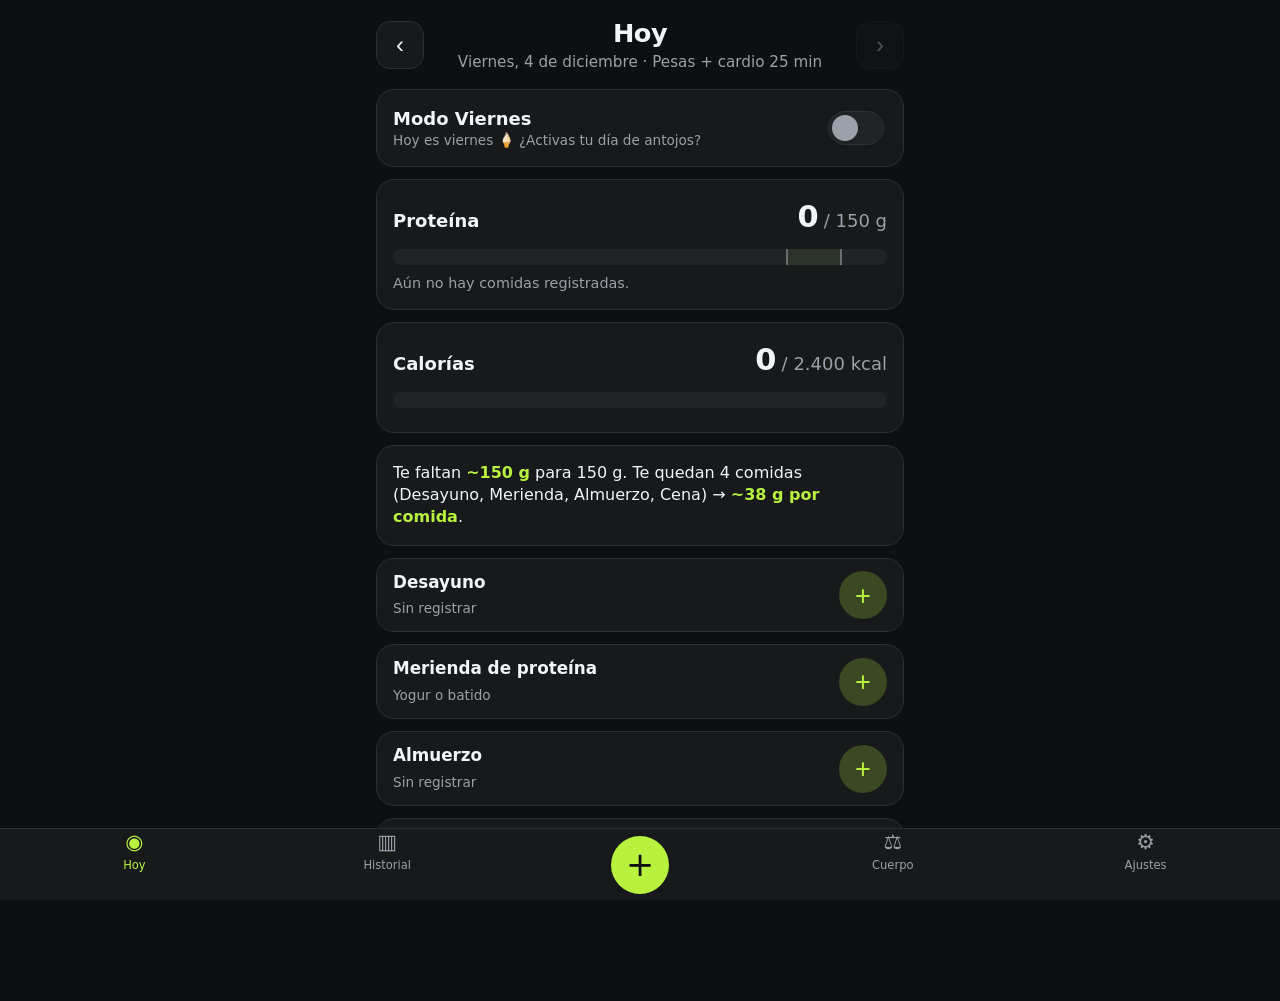
<file: proteina/index.html>
<!doctype html>
<html lang="es" data-theme="dark">
<head>
  <meta charset="utf-8">
  <meta name="viewport" content="width=device-width, initial-scale=1, viewport-fit=cover">
  <title>Proteína</title>
  <meta name="description" content="Seguimiento diario de proteína y calorías">
  <meta name="theme-color" content="#0e0f10">
  <meta name="apple-mobile-web-app-capable" content="yes">
  <meta name="mobile-web-app-capable" content="yes">
  <meta name="apple-mobile-web-app-status-bar-style" content="black-translucent">
  <meta name="apple-mobile-web-app-title" content="Proteína">
  <link rel="manifest" href="manifest.json">
  <link rel="icon" href="icon.svg" type="image/svg+xml">
  <link rel="apple-touch-icon" href="apple-touch-icon.png">
  <link rel="stylesheet" href="styles.css">
  <script>
    // Aplica el tema guardado antes de pintar para evitar parpadeo
    try {
      var s = JSON.parse(localStorage.getItem('proteina.v1') || '{}');
      if (s.settings && s.settings.theme === 'light') document.documentElement.dataset.theme = 'light';
    } catch (e) {}
  </script>
</head>
<body>
  <main id="app">

    <!-- ============ HOY ============ -->
    <section id="view-hoy" class="view active" aria-label="Hoy">
      <header class="day-nav">
        <button class="icon-btn" id="prev-day" aria-label="Día anterior">‹</button>
        <div class="day-title">
          <h1 id="day-label">Hoy</h1>
          <p id="day-type" class="muted"></p>
        </div>
        <button class="icon-btn" id="next-day" aria-label="Día siguiente">›</button>
      </header>

      <label class="switch-row card" id="friday-row">
        <span>
          <strong>Modo Viernes</strong>
          <small class="muted" id="friday-hint">Día de antojos: sube la meta de calorías</small>
        </span>
        <input type="checkbox" id="friday-toggle" class="switch">
      </label>

      <div class="card meter" id="meter-protein">
        <div class="meter-head">
          <span class="meter-label">Proteína</span>
          <span class="meter-value"><strong id="p-total">0</strong> <span class="muted">/ <span id="p-goal">150</span> g</span></span>
        </div>
        <div class="bar"><div class="bar-range" id="p-range-bar"></div><div class="bar-fill" id="p-bar"></div><div class="bar-target" id="p-target"></div></div>
        <p class="meter-sub muted" id="p-sub"></p>
      </div>

      <div class="card meter" id="meter-kcal">
        <div class="meter-head">
          <span class="meter-label">Calorías</span>
          <span class="meter-value"><strong id="k-total">0</strong> <span class="muted">/ <span id="k-goal">2400</span> kcal</span></span>
        </div>
        <div class="bar"><div class="bar-range" id="k-range-bar"></div><div class="bar-fill" id="k-bar"></div></div>
        <p class="meter-sub muted" id="k-sub"></p>
      </div>

      <div class="card suggest" id="suggest"></div>

      <div id="meals"></div>
    </section>

    <!-- ============ HISTORIAL ============ -->
    <section id="view-historial" class="view" aria-label="Historial">
      <header class="view-head"><h1>Últimos 7 días</h1></header>
      <div class="stats">
        <div class="card stat"><span class="muted">Promedio proteína</span><strong id="avg-p">–</strong></div>
        <div class="card stat"><span class="muted">Promedio calorías</span><strong id="avg-k">–</strong></div>
      </div>
      <p class="muted small" id="avg-note"></p>
      <div class="card chart-card">
        <h2>Proteína por día</h2>
        <div id="hist-chart"></div>
      </div>
      <ul class="list" id="hist-list"></ul>
    </section>

    <!-- ============ CUERPO ============ -->
    <section id="view-cuerpo" class="view" aria-label="Peso y cintura">
      <header class="view-head"><h1>Peso y cintura</h1></header>
      <form class="card form" id="body-form" novalidate>
        <p class="muted small" id="body-reminder"></p>
        <label>Fecha<input type="date" id="b-date" required></label>
        <div class="row2">
          <label>Peso (kg)<input type="text" inputmode="decimal" id="b-weight" placeholder="86,15"></label>
          <label>Cintura (cm)<input type="text" inputmode="decimal" id="b-waist" placeholder="90"></label>
        </div>
        <p class="error" id="body-error" role="alert"></p>
        <button class="btn primary" type="submit">Guardar medición</button>
      </form>
      <div class="card chart-card">
        <h2>Peso <span class="muted small" id="w-delta"></span></h2>
        <div id="weight-chart"></div>
      </div>
      <div class="card chart-card">
        <h2>Cintura <span class="muted small" id="c-delta"></span></h2>
        <div id="waist-chart"></div>
      </div>
      <ul class="list" id="body-list"></ul>
    </section>

    <!-- ============ AJUSTES ============ -->
    <section id="view-ajustes" class="view" aria-label="Ajustes">
      <header class="view-head"><h1>Ajustes</h1></header>
      <form class="card form" id="settings-form" novalidate>
        <h2>Proteína</h2>
        <label>Meta diaria (g)<input type="number" inputmode="decimal" id="s-protein" min="1"></label>
        <div class="row2">
          <label>Rango mínimo (g)<input type="number" inputmode="decimal" id="s-pmin" min="0"></label>
          <label>Rango máximo (g)<input type="number" inputmode="decimal" id="s-pmax" min="0"></label>
        </div>
        <h2>Calorías</h2>
        <label>Meta diaria (kcal)<input type="number" inputmode="numeric" id="s-kcal" min="1"></label>
        <label>Meta en Modo Viernes (kcal)<input type="number" inputmode="numeric" id="s-fkcal" min="1"></label>
        <p class="error" id="settings-error" role="alert"></p>
        <button class="btn primary" type="submit">Guardar metas</button>
      </form>

      <div class="card">
        <label class="switch-row">
          <span><strong>Tema claro</strong><small class="muted">Por defecto es oscuro</small></span>
          <input type="checkbox" id="theme-toggle" class="switch">
        </label>
      </div>

      <div class="card form">
        <h2>Tus datos</h2>
        <p class="muted small">Todo se guarda solo en este navegador. Exporta una copia de vez en cuando por si cambias de teléfono.</p>
        <button class="btn" id="export-btn" type="button">Exportar copia (JSON)</button>
        <label class="btn file-btn">Importar copia<input type="file" id="import-file" accept="application/json,.json" hidden></label>
        <button class="btn" id="reset-favs" type="button">Restaurar comidas frecuentes</button>
        <button class="btn danger" id="wipe-btn" type="button">Borrar todos los datos</button>
      </div>
      <p class="muted small center">Los valores marcados con ≈ son estimaciones. Verifica siempre con tus etiquetas.</p>
    </section>
  </main>

  <!-- ============ BARRA INFERIOR ============ -->
  <nav class="tabbar" aria-label="Secciones">
    <button class="tab active" data-view="hoy"><span class="tab-ico">◉</span>Hoy</button>
    <button class="tab" data-view="historial"><span class="tab-ico">▥</span>Historial</button>
    <button class="tab add-tab" id="tab-add" aria-label="Añadir comida"><span>+</span></button>
    <button class="tab" data-view="cuerpo"><span class="tab-ico">⚖</span>Cuerpo</button>
    <button class="tab" data-view="ajustes"><span class="tab-ico">⚙</span>Ajustes</button>
  </nav>

  <!-- ============ HOJA: AÑADIR COMIDA ============ -->
  <div class="sheet-backdrop" id="add-sheet" hidden>
    <div class="sheet" role="dialog" aria-modal="true" aria-labelledby="add-title">
      <div class="sheet-head">
        <h2 id="add-title">Añadir comida</h2>
        <button class="icon-btn" data-close aria-label="Cerrar">✕</button>
      </div>

      <label class="field-label">¿En qué comida?</label>
      <div class="seg" id="meal-seg"></div>

      <div id="add-new-part">
        <h3>Registro rápido</h3>
        <form id="quick-form" class="quick" novalidate>
          <input type="text" id="quick-input" autocomplete="off" autocapitalize="sentences"
                 placeholder="Sándwich de pollo y pavo | 50-60 | 550-650">
          <button class="btn primary" type="submit">Añadir</button>
        </form>
        <p class="muted small">Formato: <code>nombre | proteína mín-máx | kcal mín-máx</code>. Si es exacto, pon un solo número.</p>
        <p class="error" id="quick-error" role="alert"></p>

        <h3>Frecuentes</h3>
        <div id="fav-list" class="fav-list"></div>
        <button class="btn ghost" id="new-fav" type="button">+ Nueva comida frecuente</button>

        <h3>Manual</h3>
      </div>

      <form id="item-form" class="form" novalidate>
        <label>Nombre<input type="text" id="f-name" autocapitalize="sentences" placeholder="Ej. Huevos revueltos"></label>
        <label class="field-label">Proteína (g)</label>
        <div class="row2">
          <input type="text" inputmode="decimal" id="f-pmin" placeholder="mín" aria-label="Proteína mínima">
          <input type="text" inputmode="decimal" id="f-pmax" placeholder="máx (opcional)" aria-label="Proteína máxima">
        </div>
        <label class="field-label">Calorías (kcal)</label>
        <div class="row2">
          <input type="text" inputmode="decimal" id="f-kmin" placeholder="mín" aria-label="Calorías mínimas">
          <input type="text" inputmode="decimal" id="f-kmax" placeholder="máx (opcional)" aria-label="Calorías máximas">
        </div>
        <label class="check-row"><input type="checkbox" id="f-exact"> Valores exactos de etiqueta verificada</label>
        <label class="check-row" id="craving-row"><input type="checkbox" id="f-craving"> 🍦 Es mi antojo del viernes</label>
        <p class="error" id="item-error" role="alert"></p>
        <button class="btn primary" type="submit" id="item-submit">Guardar</button>
        <button class="btn danger" type="button" id="item-delete" hidden>Eliminar</button>
      </form>
    </div>
  </div>

  <!-- ============ HOJA: USAR / EDITAR FRECUENTE ============ -->
  <div class="sheet-backdrop" id="fav-sheet" hidden>
    <div class="sheet" role="dialog" aria-modal="true" aria-labelledby="fav-title">
      <div class="sheet-head">
        <h2 id="fav-title">Comida frecuente</h2>
        <button class="icon-btn" data-close aria-label="Cerrar">✕</button>
      </div>

      <div id="fav-use">
        <p class="fav-info" id="fav-info"></p>
        <label class="field-label" id="qty-label">Cantidad</label>
        <div class="stepper">
          <button type="button" class="icon-btn" id="qty-minus" aria-label="Menos">−</button>
          <input type="text" inputmode="decimal" id="qty-input" aria-labelledby="qty-label">
          <button type="button" class="icon-btn" id="qty-plus" aria-label="Más">+</button>
        </div>
        <p class="preview" id="qty-preview"></p>
        <label class="check-row" id="fav-craving-row"><input type="checkbox" id="fav-craving"> 🍦 Es mi antojo del viernes</label>
        <p class="error" id="qty-error" role="alert"></p>
        <button class="btn primary" id="fav-add" type="button">Añadir</button>
        <button class="btn ghost" id="fav-edit-open" type="button">Editar esta comida</button>
      </div>

      <form id="fav-form" class="form" novalidate hidden>
        <label>Nombre<input type="text" id="fe-name"></label>
        <div class="row2">
          <label>Unidad<input type="text" id="fe-unit" placeholder="porción, envase, g…"></label>
          <label>Valores por<input type="text" inputmode="decimal" id="fe-per" placeholder="1 o 100"></label>
        </div>
        <label class="field-label">Proteína (g)</label>
        <div class="row2">
          <input type="text" inputmode="decimal" id="fe-pmin" placeholder="mín" aria-label="Proteína mínima">
          <input type="text" inputmode="decimal" id="fe-pmax" placeholder="máx (opcional)" aria-label="Proteína máxima">
        </div>
        <label class="field-label">Calorías (kcal)</label>
        <div class="row2">
          <input type="text" inputmode="decimal" id="fe-kmin" placeholder="mín" aria-label="Calorías mínimas">
          <input type="text" inputmode="decimal" id="fe-kmax" placeholder="máx (opcional)" aria-label="Calorías máximas">
        </div>
        <label>Detalle (opcional)<input type="text" id="fe-info" placeholder="grasa, carbohidratos, notas…"></label>
        <label class="check-row"><input type="checkbox" id="fe-verified"> Etiqueta verificada (valores exactos)</label>
        <p class="error" id="fav-error" role="alert"></p>
        <button class="btn primary" type="submit">Guardar comida frecuente</button>
        <button class="btn danger" type="button" id="fav-delete">Eliminar de frecuentes</button>
      </form>
    </div>
  </div>

  <div class="toast" id="toast" role="status" aria-live="polite"></div>

  <script src="app.js"></script>
</body>
</html>
</file>
<file: proteina/styles.css>
:root {
  --bg: #0e0f10;
  --surface: #17191b;
  --surface-2: #212427;
  --border: #2b2f33;
  --text: #f2f4f5;
  --muted: #9aa1a8;
  --accent: #b8f23e;
  --accent-ink: #0e0f10;
  --accent-soft: rgba(184, 242, 62, 0.22);
  --danger: #ff6b6b;
  --danger-soft: rgba(255, 107, 107, 0.2);
  --radius: 18px;
  --tabbar-h: 72px;
  color-scheme: dark;
}

:root[data-theme="light"] {
  --bg: #f5f6f4;
  --surface: #ffffff;
  --surface-2: #eceee9;
  --border: #dcdfd8;
  --text: #15181a;
  --muted: #5f666c;
  --accent: #4f7d0b;
  --accent-ink: #ffffff;
  --accent-soft: rgba(79, 125, 11, 0.18);
  --danger: #c62828;
  --danger-soft: rgba(198, 40, 40, 0.14);
  color-scheme: light;
}

* { box-sizing: border-box; }
[hidden] { display: none !important; }
html { -webkit-text-size-adjust: 100%; }
body {
  margin: 0;
  background: var(--bg);
  color: var(--text);
  font-family: -apple-system, BlinkMacSystemFont, "SF Pro Text", "Segoe UI", Roboto, system-ui, sans-serif;
  font-size: 18px;
  line-height: 1.4;
  -webkit-tap-highlight-color: transparent;
}

#app {
  max-width: 560px;
  margin: 0 auto;
  padding: calc(env(safe-area-inset-top) + 12px) 16px calc(var(--tabbar-h) + env(safe-area-inset-bottom) + 24px);
}

h1 { font-size: 1.6rem; margin: 0; letter-spacing: -0.02em; }
h2 { font-size: 1.1rem; margin: 0 0 12px; }
h3 { font-size: 0.95rem; margin: 24px 0 10px; color: var(--muted); text-transform: uppercase; letter-spacing: 0.06em; }
p { margin: 0; }
code { font-size: 0.85em; background: var(--surface-2); padding: 1px 6px; border-radius: 6px; }

.muted { color: var(--muted); }
.small { font-size: 0.85rem; }
.center { text-align: center; margin-top: 16px; }

.view { display: none; }
.view.active { display: block; }
.view-head { padding: 8px 0 16px; }

.card {
  background: var(--surface);
  border: 1px solid var(--border);
  border-radius: var(--radius);
  padding: 16px;
  margin-bottom: 12px;
}

/* ---------- Navegación del día ---------- */
.day-nav { display: flex; align-items: center; gap: 8px; padding: 4px 0 16px; }
.day-title { flex: 1; text-align: center; min-width: 0; }
.day-title p { font-size: 0.95rem; }

.icon-btn {
  min-width: 48px; height: 48px;
  border: 1px solid var(--border);
  background: var(--surface);
  color: var(--text);
  border-radius: 14px;
  font-size: 1.5rem;
  line-height: 1;
  cursor: pointer;
}
.icon-btn:disabled { opacity: 0.3; }

/* ---------- Interruptores ---------- */
.switch-row { display: flex; align-items: center; justify-content: space-between; gap: 12px; cursor: pointer; }
.switch-row span { display: flex; flex-direction: column; }
.switch-row small { font-size: 0.85rem; }
.switch {
  appearance: none; -webkit-appearance: none;
  flex: none;
  width: 56px; height: 34px;
  border-radius: 34px;
  background: var(--surface-2);
  border: 1px solid var(--border);
  position: relative;
  cursor: pointer;
  transition: background 0.2s;
}
.switch::after {
  content: ""; position: absolute; top: 3px; left: 3px;
  width: 26px; height: 26px; border-radius: 50%;
  background: var(--muted);
  transition: transform 0.2s, background 0.2s;
}
.switch:checked { background: var(--accent); border-color: var(--accent); }
.switch:checked::after { transform: translateX(22px); background: var(--accent-ink); }
#friday-row.on { border-color: var(--accent); }

/* ---------- Medidores ---------- */
.meter-head { display: flex; justify-content: space-between; align-items: baseline; margin-bottom: 10px; }
.meter-label { font-weight: 600; }
.meter-value strong { font-size: 1.9rem; letter-spacing: -0.02em; }
.bar {
  position: relative; height: 16px;
  border-radius: 16px;
  background: var(--surface-2);
  overflow: hidden;
}
.bar-fill, .bar-range {
  position: absolute; top: 0; bottom: 0; left: 0;
  border-radius: 16px;
  transition: width 0.35s ease, left 0.35s ease;
}
.bar-fill { background: var(--accent); }
.bar-range { background: var(--accent-soft); }
.bar-target { position: absolute; top: 0; bottom: 0; background: var(--accent-soft); border-left: 2px solid var(--text); border-right: 2px solid var(--text); opacity: 0.35; }
.meter.over .bar-fill { background: var(--danger); }
.meter.over .bar-range { background: var(--danger-soft); }
.meter.over .meter-value strong { color: var(--danger); }
.meter.done .meter-value strong { color: var(--accent); }
.meter-sub { margin-top: 8px; font-size: 0.9rem; }

.suggest { font-size: 1rem; }
.suggest strong { color: var(--accent); }

/* ---------- Comidas ---------- */
.meal { padding: 12px 16px; }
.meal-head { display: flex; align-items: center; justify-content: space-between; gap: 8px; }
.meal-head h2 { margin: 0; font-size: 1.05rem; }
.meal-head .meal-sum { font-size: 0.85rem; }
.meal-add {
  width: 48px; height: 48px; flex: none;
  border-radius: 50%;
  border: none;
  background: var(--accent-soft);
  color: var(--accent);
  font-size: 1.7rem; line-height: 1;
  cursor: pointer;
}
.items { list-style: none; margin: 8px 0 0; padding: 0; }
.item {
  display: flex; justify-content: space-between; align-items: center; gap: 12px;
  padding: 12px 0;
  border-top: 1px solid var(--border);
  cursor: pointer;
}
.item-name { min-width: 0; overflow-wrap: anywhere; }
.item-vals { text-align: right; white-space: nowrap; font-size: 0.9rem; }
.item-vals strong { font-size: 1rem; }
.tag { display: inline-block; font-size: 0.72rem; padding: 1px 7px; border-radius: 999px; border: 1px solid var(--border); color: var(--muted); margin-left: 6px; vertical-align: 2px; }
.tag.ok { border-color: var(--accent); color: var(--accent); }

/* ---------- Botones ---------- */
.btn {
  display: flex; align-items: center; justify-content: center;
  width: 100%; min-height: 54px;
  padding: 12px 18px;
  border-radius: 16px;
  border: 1px solid var(--border);
  background: var(--surface-2);
  color: var(--text);
  font: inherit; font-weight: 600;
  cursor: pointer;
  margin-top: 10px;
}
.btn.primary { background: var(--accent); color: var(--accent-ink); border-color: var(--accent); }
.btn.danger { color: var(--danger); background: transparent; border-color: var(--danger); }
.btn.ghost { background: transparent; }
.btn:active, .icon-btn:active, .meal-add:active { transform: scale(0.97); }

/* ---------- Formularios ---------- */
.form label { display: block; margin-bottom: 12px; font-size: 0.9rem; color: var(--muted); }
.field-label { display: block; margin: 12px 0 6px; font-size: 0.9rem; color: var(--muted); }
input[type="text"], input[type="number"], input[type="date"] {
  display: block; width: 100%;
  min-height: 52px;
  margin-top: 6px;
  padding: 12px 14px;
  border-radius: 14px;
  border: 1px solid var(--border);
  background: var(--surface-2);
  color: var(--text);
  font: inherit; font-size: 1.05rem;
}
.row2 input { margin-top: 0; }
input:focus { outline: 2px solid var(--accent); outline-offset: 1px; }
.row2 { display: grid; grid-template-columns: 1fr 1fr; gap: 10px; }
.row2 label { margin-bottom: 12px; }
.check-row { display: flex !important; align-items: center; gap: 12px; min-height: 48px; color: var(--text) !important; font-size: 1rem !important; cursor: pointer; }
.check-row input { width: 24px; height: 24px; accent-color: var(--accent); flex: none; }
.error { color: var(--danger); font-size: 0.92rem; min-height: 0; }
.error:not(:empty) { margin: 8px 0; padding: 10px 12px; border-radius: 12px; background: var(--danger-soft); }
.file-btn { color: var(--text) !important; font-size: 1rem !important; margin-bottom: 0 !important; }

/* ---------- Segmentado de comidas ---------- */
.seg { display: grid; grid-template-columns: repeat(2, 1fr); gap: 8px; }
.seg button {
  min-height: 48px; border-radius: 14px;
  border: 1px solid var(--border); background: var(--surface-2);
  color: var(--text); font: inherit; font-size: 0.95rem; cursor: pointer;
}
.seg button.active { background: var(--accent); color: var(--accent-ink); border-color: var(--accent); font-weight: 600; }

/* ---------- Registro rápido ---------- */
.quick { display: flex; gap: 8px; align-items: stretch; }
.quick input { margin-top: 0; flex: 1; min-width: 0; }
.quick .btn { width: auto; margin-top: 0; }
.quick + p { margin-top: 8px; }

/* ---------- Frecuentes ---------- */
.fav-list { display: grid; gap: 8px; }
.fav {
  display: flex; justify-content: space-between; align-items: center; gap: 10px;
  width: 100%; min-height: 56px;
  padding: 10px 14px;
  border-radius: 14px;
  border: 1px solid var(--border);
  background: var(--surface-2);
  color: var(--text);
  font: inherit; font-size: 0.95rem;
  text-align: left; cursor: pointer;
}
.fav small { color: var(--muted); white-space: nowrap; }
.fav-info { color: var(--muted); font-size: 0.92rem; margin-bottom: 8px; }
.stepper { display: grid; grid-template-columns: 56px 1fr 56px; gap: 8px; align-items: center; }
.stepper input { margin-top: 0; text-align: center; font-size: 1.3rem; }
.stepper .icon-btn { height: 52px; }
.preview { margin-top: 12px; font-size: 1.15rem; font-weight: 600; }

/* ---------- Hojas ---------- */
.sheet-backdrop {
  position: fixed; inset: 0; z-index: 30;
  background: rgba(0, 0, 0, 0.55);
  display: flex; align-items: flex-end; justify-content: center;
}
.sheet-backdrop[hidden] { display: none; }
.sheet {
  width: 100%; max-width: 560px;
  max-height: 92vh; max-height: 92dvh;
  overflow-y: auto; overscroll-behavior: contain;
  background: var(--surface);
  border-radius: 24px 24px 0 0;
  padding: 16px 16px calc(24px + env(safe-area-inset-bottom));
  animation: up 0.22s ease;
}
@keyframes up { from { transform: translateY(40px); opacity: 0; } to { transform: none; opacity: 1; } }
.sheet-head { display: flex; justify-content: space-between; align-items: center; margin-bottom: 8px; position: sticky; top: -16px; background: var(--surface); padding: 8px 0; z-index: 1; }
.sheet-head h2 { margin: 0; font-size: 1.3rem; }

/* ---------- Barra inferior ---------- */
.tabbar {
  position: fixed; left: 0; right: 0; bottom: 0; z-index: 20;
  display: grid; grid-template-columns: repeat(5, 1fr); align-items: center;
  height: calc(var(--tabbar-h) + env(safe-area-inset-bottom));
  padding: 0 8px env(safe-area-inset-bottom);
  background: var(--surface);
  border-top: 1px solid var(--border);
}
.tab {
  display: flex; flex-direction: column; align-items: center; gap: 2px;
  height: 100%; border: none; background: none;
  color: var(--muted); font: inherit; font-size: 0.72rem; cursor: pointer;
}
.tab-ico { font-size: 1.3rem; line-height: 1.2; }
.tab.active { color: var(--accent); }
.add-tab span {
  display: flex; align-items: center; justify-content: center;
  width: 58px; height: 58px; border-radius: 50%;
  background: var(--accent); color: var(--accent-ink);
  font-size: 2.1rem; line-height: 1; font-weight: 300;
  margin-top: 6px;
}

/* ---------- Historial y gráficos ---------- */
.stats { display: grid; grid-template-columns: 1fr 1fr; gap: 12px; }
.stat { display: flex; flex-direction: column; gap: 4px; margin-bottom: 0; }
.stat span { font-size: 0.85rem; }
.stat strong { font-size: 1.6rem; letter-spacing: -0.02em; }
#avg-note { margin: 8px 0 12px; }
#body-reminder { margin-bottom: 12px; }
.chart-card svg { display: block; width: 100%; height: auto; overflow: visible; }
.chart-card svg text { fill: var(--muted); font-size: 11px; font-family: inherit; }
.chart-card svg .val { fill: var(--text); font-size: 11px; font-weight: 600; }
.chart-empty { padding: 24px 0; text-align: center; color: var(--muted); font-size: 0.95rem; }

.list { list-style: none; padding: 0; margin: 0; }
.list li {
  display: flex; justify-content: space-between; align-items: center; gap: 12px;
  padding: 14px 16px; margin-bottom: 8px;
  background: var(--surface); border: 1px solid var(--border); border-radius: 14px;
}
.list li .del { min-width: 44px; height: 44px; font-size: 1.1rem; color: var(--muted); }
.list li.clickable { cursor: pointer; }

/* ---------- Aviso ---------- */
.toast {
  position: fixed; left: 50%; z-index: 40;
  bottom: calc(var(--tabbar-h) + env(safe-area-inset-bottom) + 16px);
  transform: translate(-50%, 20px);
  max-width: calc(100% - 32px);
  padding: 12px 18px; border-radius: 14px;
  background: var(--text); color: var(--bg);
  font-size: 0.95rem; font-weight: 600;
  opacity: 0; pointer-events: none;
  transition: opacity 0.2s, transform 0.2s;
}
.toast.show { opacity: 1; transform: translate(-50%, 0); }

@media (prefers-reduced-motion: reduce) {
  *, *::before, *::after { animation: none !important; transition: none !important; }
}
</file>
